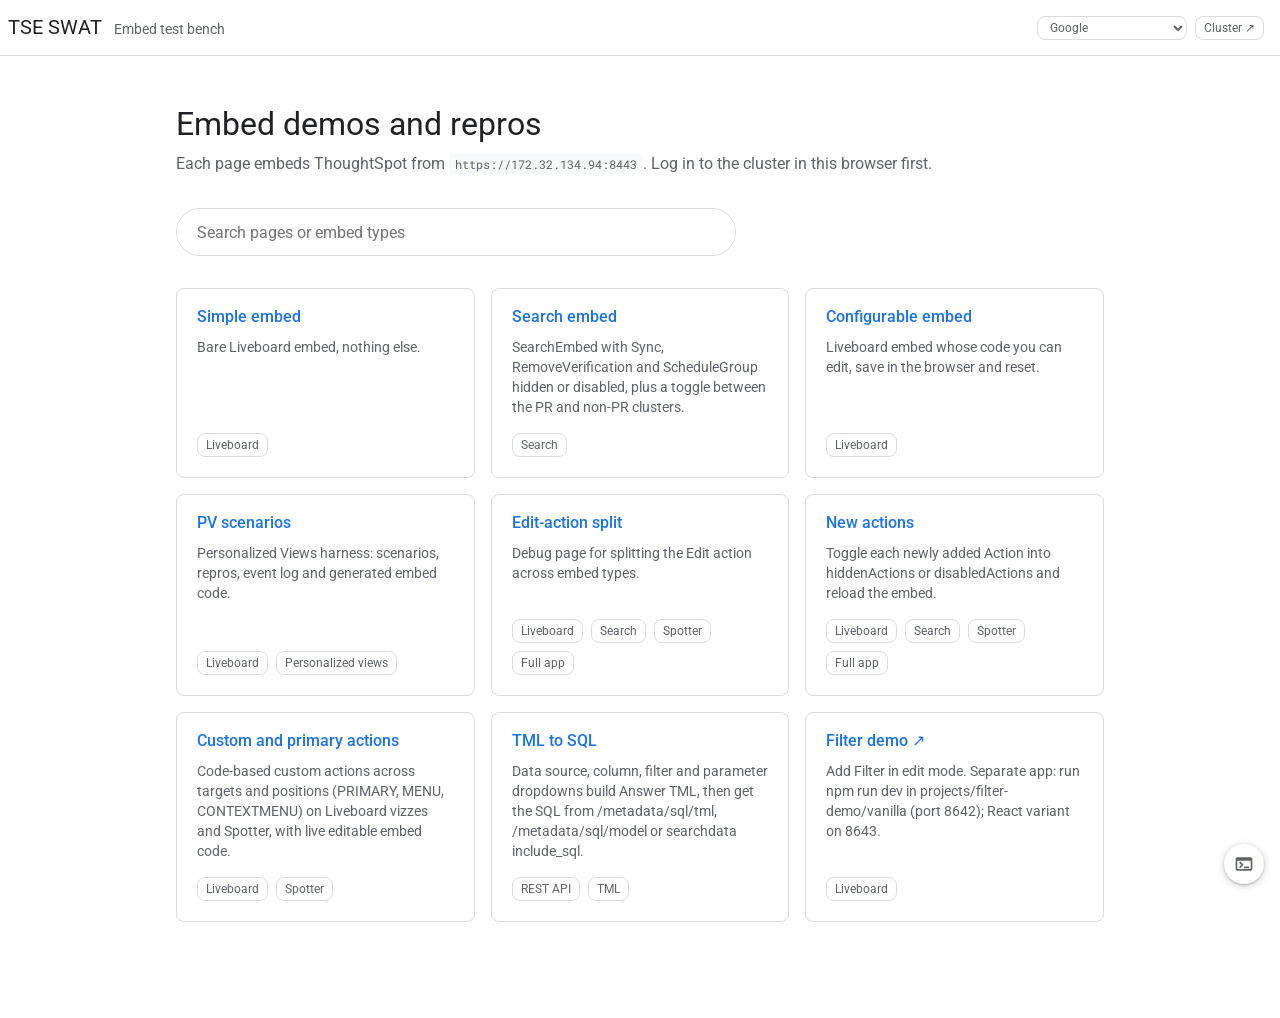
<file: index.html>
<!doctype html>
<html lang="en">
  <head>
    <meta charset="utf-8" />
    <meta name="viewport" content="width=device-width, initial-scale=1" />
    <title>TSE SWAT</title>
    <script type="module" crossorigin src="/assets/main-BFuO9Gbb.js"></script>
    <link rel="stylesheet" crossorigin href="/assets/page-chrome-fQRNd09V.css">
    <link rel="stylesheet" crossorigin href="/assets/main--2YXwSku.css">
  </head>
  <body>
    <div id="root"></div>
  </body>
</html>
</file>
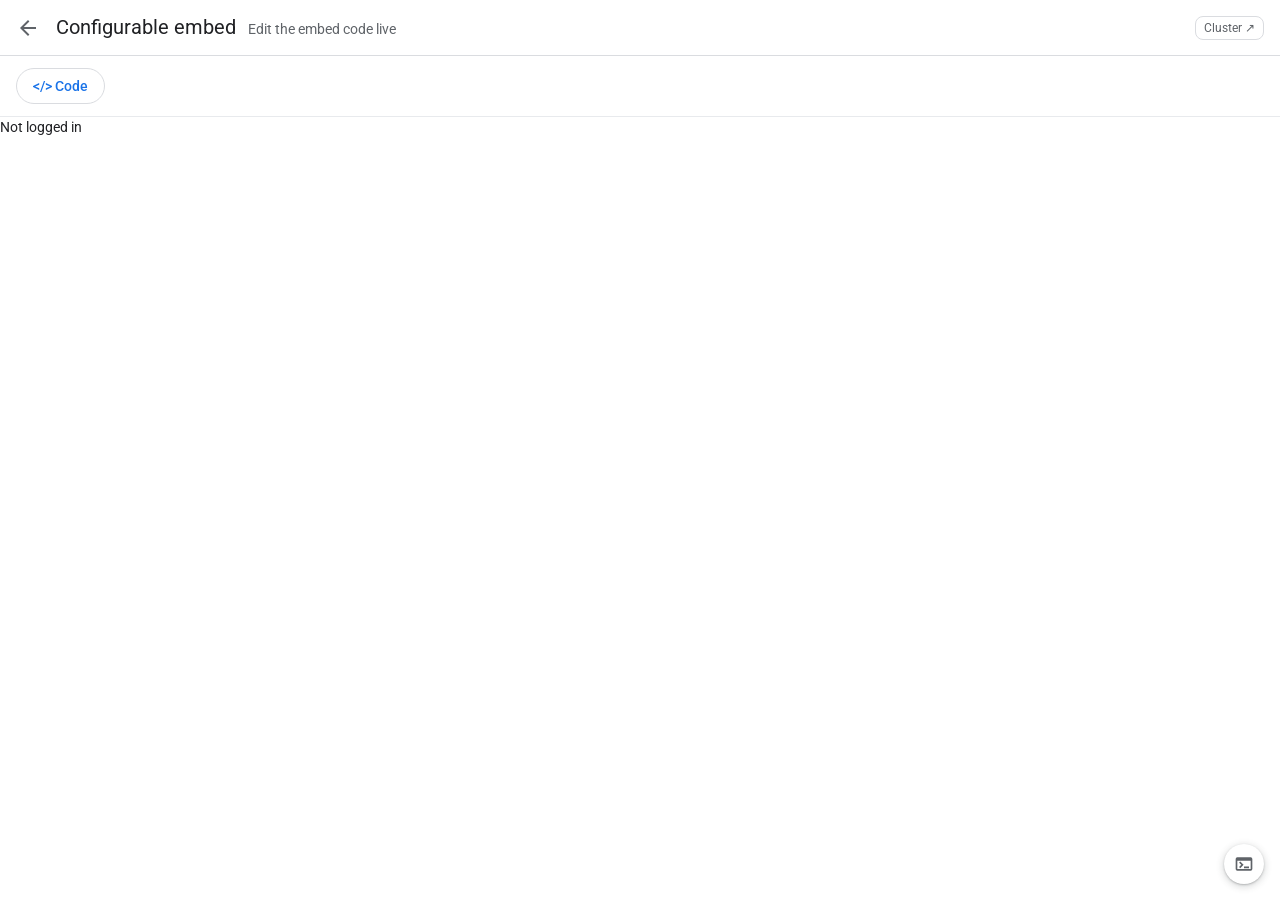
<file: projects/configurable-embed/index.html>
<!doctype html>
<html lang="en">
  <head>
    <meta charset="utf-8" />
    <meta name="viewport" content="width=device-width, initial-scale=1" />
    <title>Configurable embed · TSE SWAT</title>
    <script type="module" crossorigin src="/assets/configurable-embed-DabBr3N8.js"></script>
    <link rel="stylesheet" crossorigin href="/assets/page-chrome-fQRNd09V.css">
    <link rel="stylesheet" crossorigin href="/assets/code-editor-Dj_N_HSU.css">
  </head>
  <body>
    <div id="app"></div>
  </body>
</html>
</file>
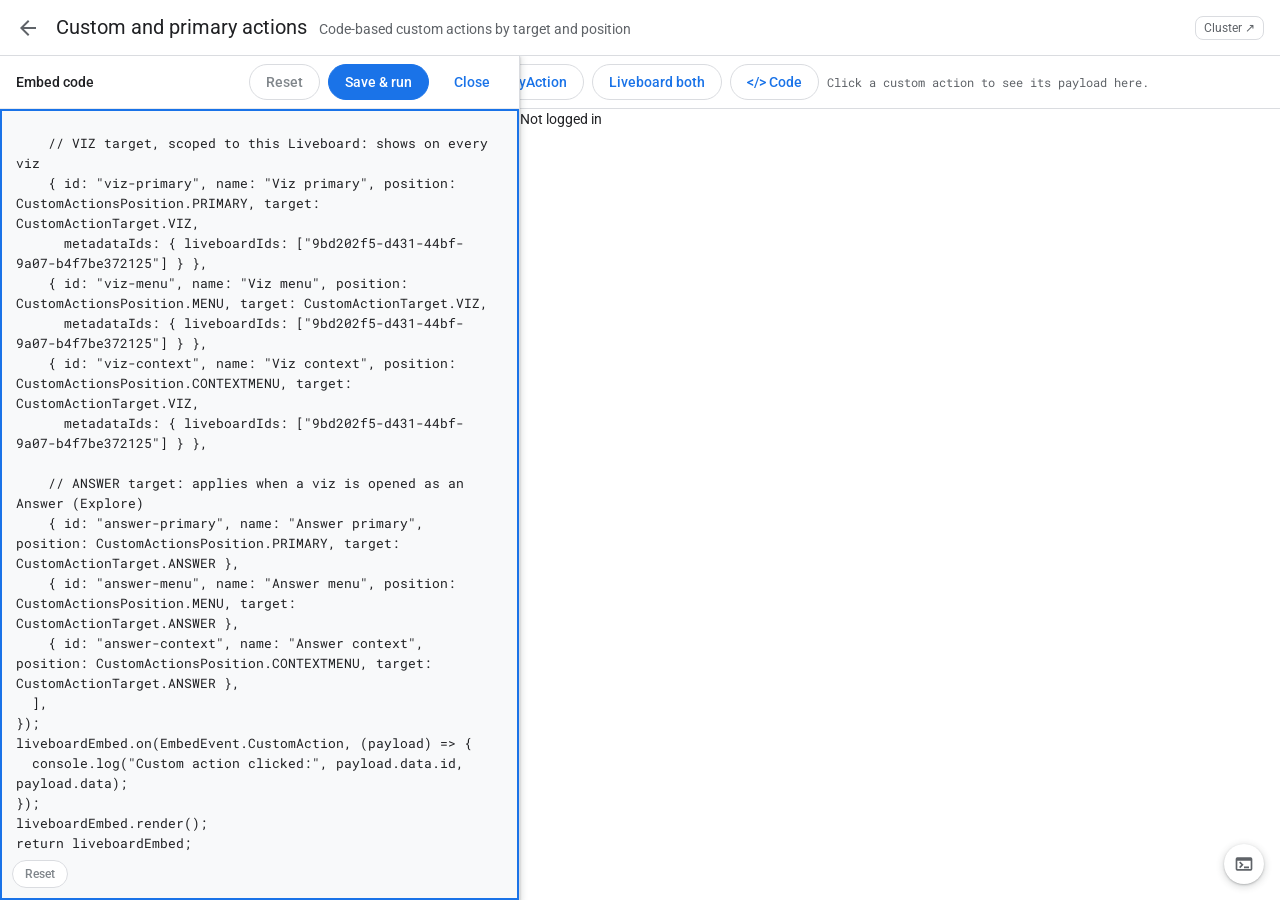
<file: projects/custom-and-primary-action/index.html>
<!doctype html>
<html lang="en">
  <head>
    <meta charset="utf-8" />
    <meta name="viewport" content="width=device-width, initial-scale=1" />
    <title>Custom and primary actions · TSE SWAT</title>
    <script type="module" crossorigin src="/assets/custom-and-primary-action-Bc7zwkYD.js"></script>
    <link rel="stylesheet" crossorigin href="/assets/page-chrome-fQRNd09V.css">
    <link rel="stylesheet" crossorigin href="/assets/code-editor-Dj_N_HSU.css">
    <link rel="stylesheet" crossorigin href="/assets/custom-and-primary-action-B2s7dvu5.css">
  </head>
  <body>
    <div id="app"></div>
  </body>
</html>
</file>
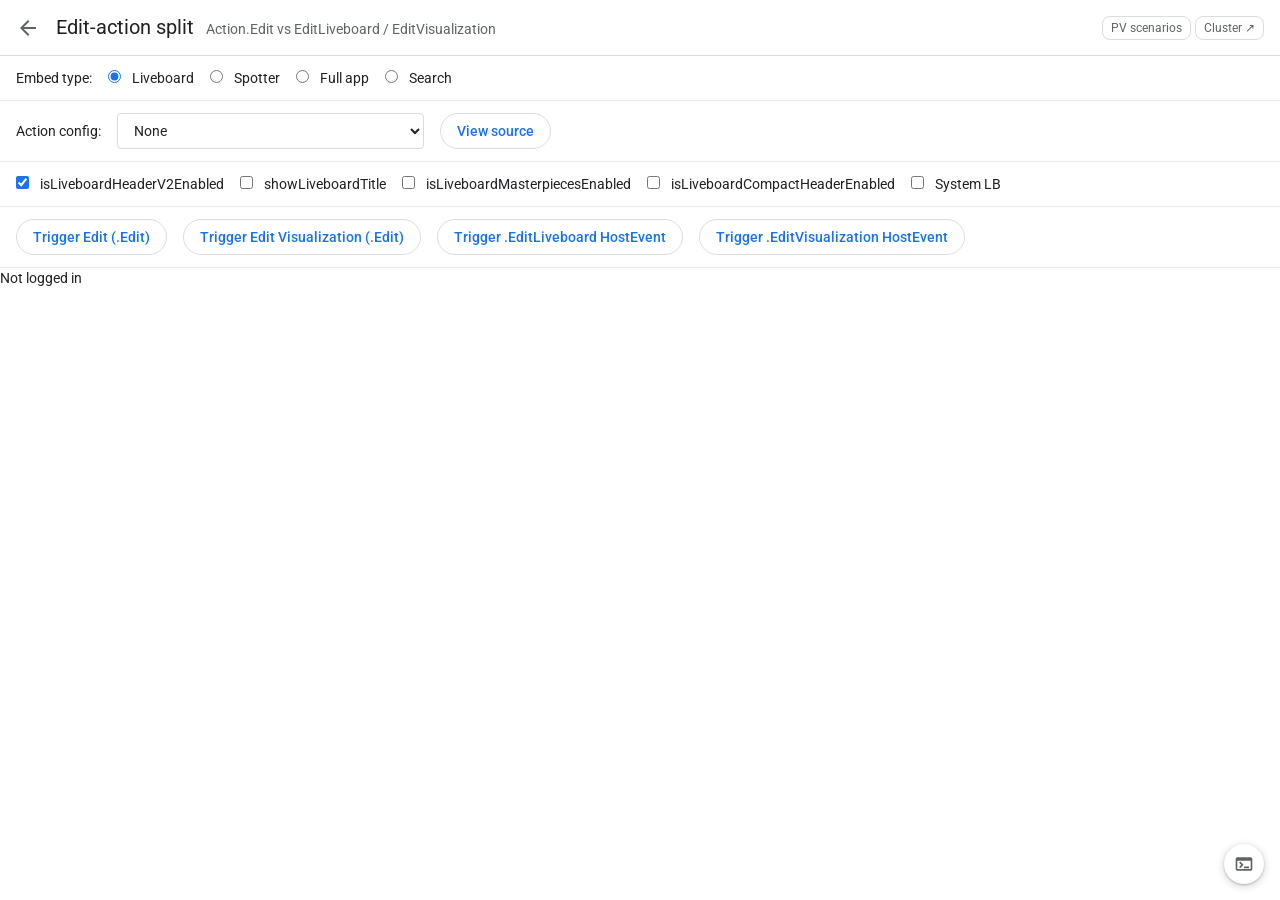
<file: projects/edit-action-split/index.html>
<!doctype html>
<html lang="en">
  <head>
    <meta charset="utf-8" />
    <meta name="viewport" content="width=device-width, initial-scale=1" />
    <title>Edit-action split · TSE SWAT</title>
    <script type="module" crossorigin src="/assets/edit-action-split-DxgIFRAp.js"></script>
    <link rel="stylesheet" crossorigin href="/assets/page-chrome-fQRNd09V.css">
  </head>
  <body>
    <div id="app"></div>
  </body>
</html>
</file>
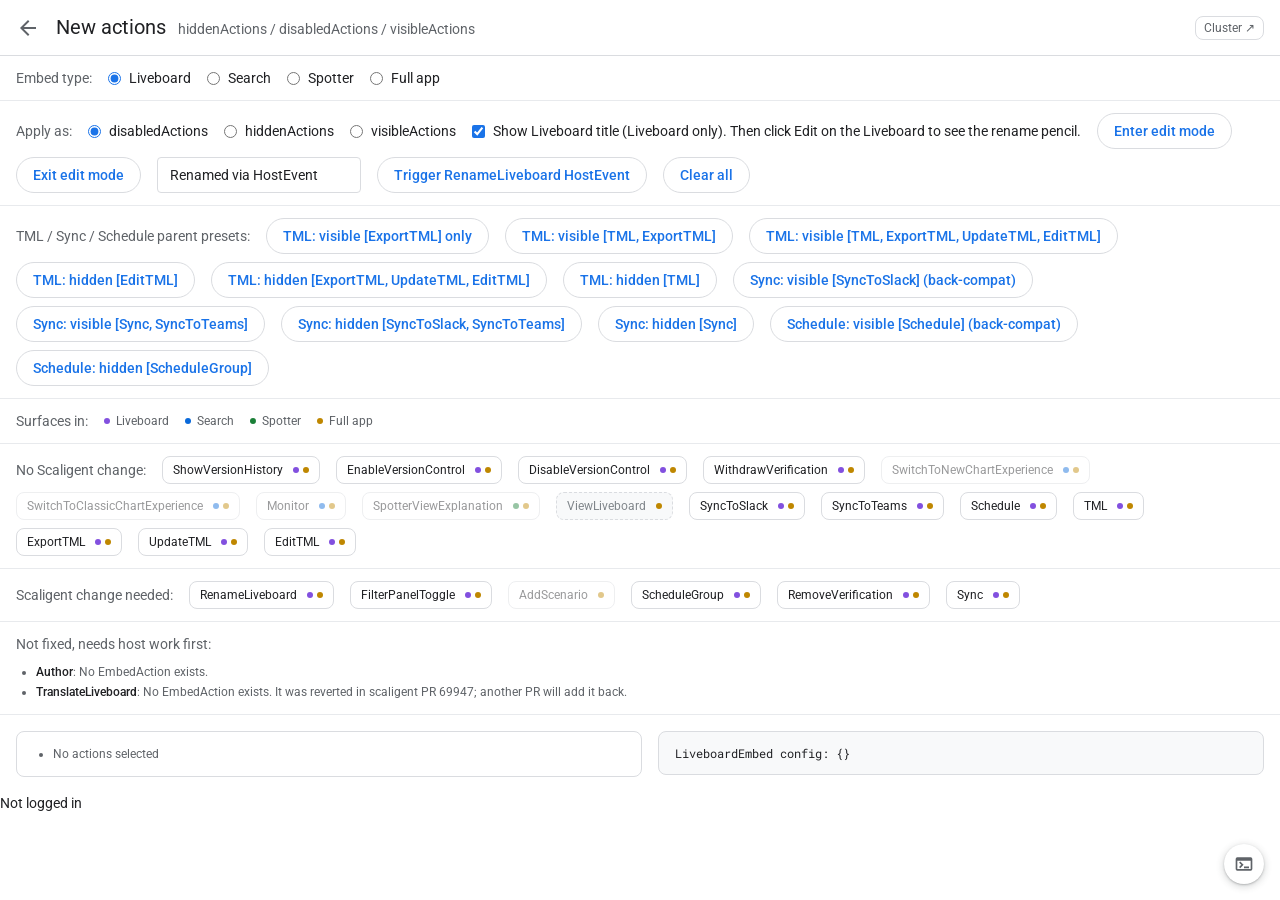
<file: projects/new-actions/index.html>
<!doctype html>
<html lang="en">
  <head>
    <meta charset="utf-8" />
    <meta name="viewport" content="width=device-width, initial-scale=1" />
    <title>New actions · TSE SWAT</title>
    <style>
      .bar {
        display: flex;
        flex-wrap: wrap;
        align-items: center;
        gap: 8px 16px;
        padding: 12px 16px;
        border-bottom: 1px solid var(--line-soft);
        color: var(--ink-2);
      }
      .bar label {
        display: inline-flex;
        align-items: center;
      }
      .dot {
        display: inline-block;
        width: 6px;
        height: 6px;
        border-radius: 50%;
      }
      .key {
        display: inline-flex;
        align-items: center;
        gap: 6px;
        font-size: 12px;
      }
      .bar button.action {
        gap: 4px;
        height: 28px;
        padding: 0 10px;
        border-radius: 8px;
        color: var(--ink);
        font-size: 12px;
        font-weight: 400;
      }
      .bar button.action .dot:first-of-type {
        margin-left: 6px;
      }
      .bar button.action.active {
        background: var(--blue-50);
        border-color: var(--blue-600);
        color: var(--blue-700);
        font-weight: 500;
      }
      .bar button.action:disabled {
        color: var(--ink-3);
        background: var(--surface-2);
        border-style: dashed;
      }
      #panel {
        display: flex;
        gap: 16px;
        align-items: flex-start;
        margin: 16px;
      }
      #locations {
        flex: 1;
        margin: 0;
        padding: 12px 16px 12px 36px;
        border: 1px solid var(--line);
        border-radius: 8px;
        font-size: 12px;
        line-height: 20px;
        color: var(--ink-2);
      }
      .scaligent-reason {
        margin-top: 2px;
        color: var(--yellow-700);
      }
      .bar.not-fixed {
        align-items: flex-start;
      }
      .bar.not-fixed ul {
        flex-basis: 100%;
        margin: 0;
        padding-left: 20px;
        font-size: 12px;
        line-height: 20px;
      }
      .bar.not-fixed strong {
        font-weight: 500;
        color: var(--ink);
      }
      #config {
        flex: 1;
      }
    </style>
    <script type="module" crossorigin src="/assets/new-actions-CPb3O_zv.js"></script>
    <link rel="stylesheet" crossorigin href="/assets/page-chrome-fQRNd09V.css">
  </head>
  <body>
    <div id="controls"></div>
    <div id="panel">
      <ul id="locations"></ul>
      <pre id="config"></pre>
    </div>
    <div id="app"></div>
  </body>
</html>
</file>
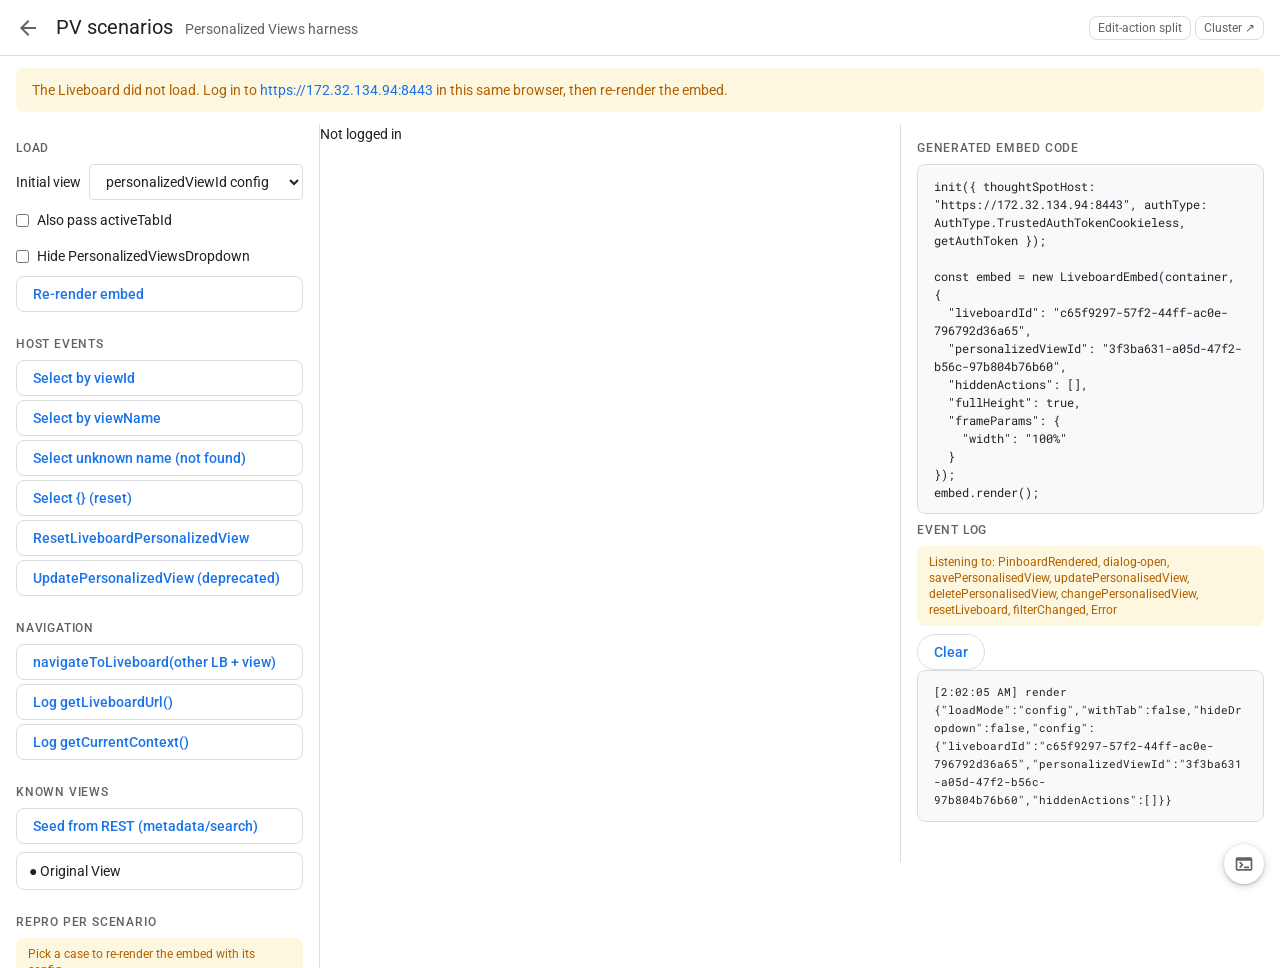
<file: projects/pv-scenarios/index.html>
<!doctype html>
<html lang="en">
  <head>
    <meta charset="utf-8" />
    <meta name="viewport" content="width=device-width, initial-scale=1" />
    <title>PV scenarios · TSE SWAT</title>
    <style>
      .pv-layout {
        display: flex;
        align-items: flex-start;
      }
      .pv-layout .full-liveboard {
        flex: 1;
        min-width: 0;
      }
      .pv-sidebar,
      .pv-code-panel {
        flex-shrink: 0;
        position: sticky;
        top: var(--appbar-h);
        max-height: calc(100vh - var(--appbar-h));
        overflow-y: auto;
        padding: 16px;
      }
      .pv-sidebar {
        width: 320px;
        border-right: 1px solid var(--line);
      }
      .pv-code-panel {
        width: 380px;
        border-left: 1px solid var(--line);
      }
      .pv-sidebar section,
      .pv-code-panel section {
        margin-bottom: 24px;
      }
      .pv-sidebar button,
      .pv-sidebar label {
        display: flex;
        width: 100%;
        margin: 4px 0;
      }
      .pv-sidebar button {
        justify-content: flex-start;
        border-radius: 8px;
      }
      .pv-sidebar label {
        align-items: center;
        min-height: 32px;
      }
      .pv-sidebar select {
        margin-left: 8px;
        flex: 1;
      }
      .pv-code {
        margin: 8px 0;
      }
      .pv-fetch-status {
        margin: 8px 0;
        font-size: 12px;
        color: var(--ink-2);
      }
      .pv-views,
      .pv-scenarios {
        list-style: none;
        padding: 0;
        margin: 8px 0;
        border: 1px solid var(--line);
        border-radius: 8px;
        overflow: hidden;
      }
      .pv-views li,
      .pv-scenarios li {
        padding: 8px 12px;
        border-bottom: 1px solid var(--line-soft);
      }
      .pv-views li:last-child,
      .pv-scenarios li:last-child {
        border-bottom: 0;
      }
      .pv-views li {
        cursor: pointer;
      }
      .pv-views li:hover {
        background: var(--surface-2);
      }
      .pv-repro-note {
        margin: 8px 0;
        padding: 8px 12px;
        border-radius: 8px;
        background: var(--yellow-50);
        color: var(--yellow-700);
        font-size: 12px;
        line-height: 16px;
      }
      .pv-scenarios li.fail {
        background: var(--red-50);
      }
      .pv-scenarios li.pass {
        background: var(--green-50);
      }
      .pv-scenario-detail {
        font-size: 11px;
        color: var(--ink-2);
        word-break: break-all;
      }
      .pv-log {
        max-height: 300px;
        overflow-y: auto;
        font-size: 11px;
      }
    </style>
    <script type="module" crossorigin src="/assets/pv-scenarios-_t_ftZo_.js"></script>
    <link rel="stylesheet" crossorigin href="/assets/page-chrome-fQRNd09V.css">
  </head>
  <body>
    <div id="app"></div>
  </body>
</html>
</file>
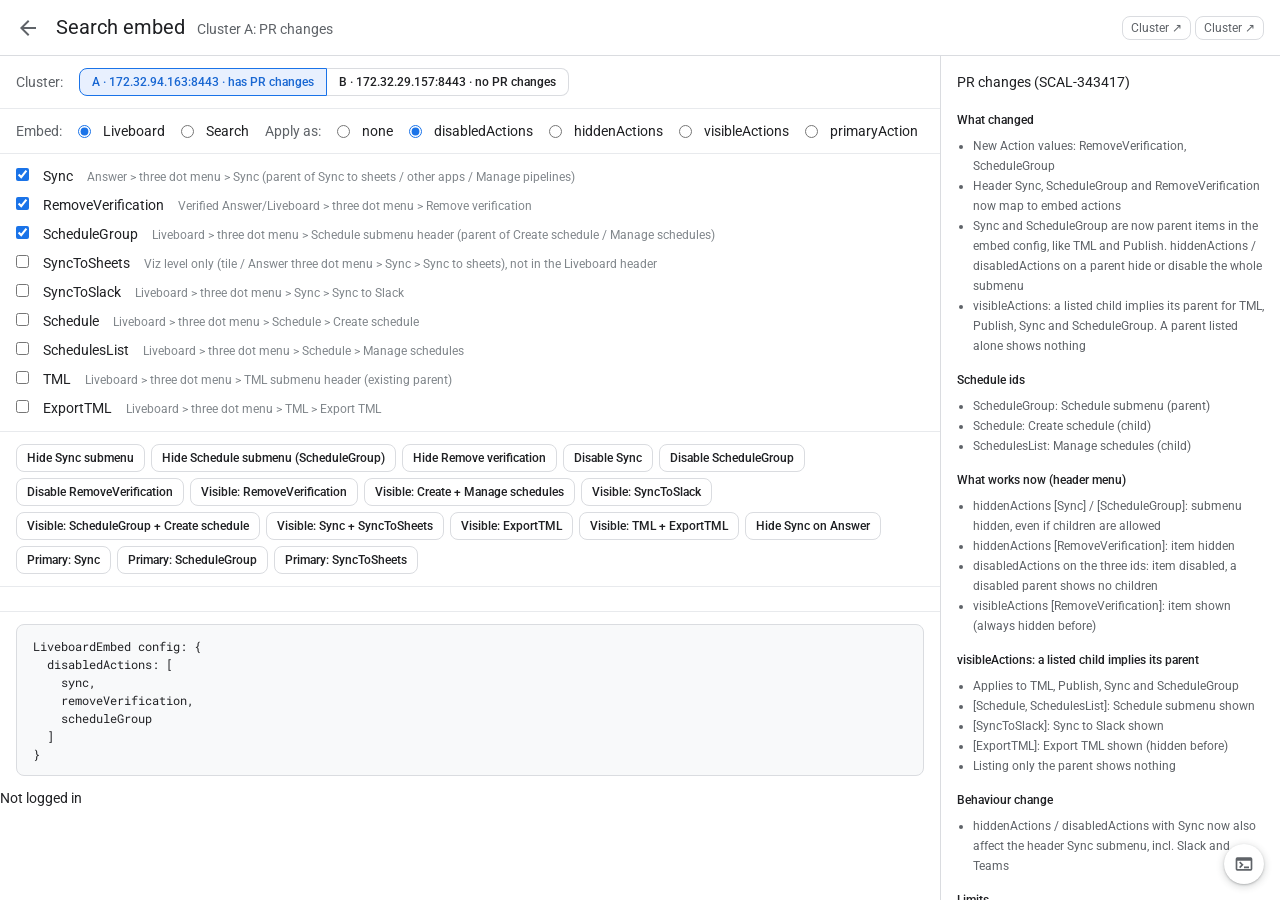
<file: projects/search-embed/index.html>
<!doctype html>
<html lang="en">
  <head>
    <meta charset="utf-8" />
    <meta name="viewport" content="width=device-width, initial-scale=1" />
    <title>Search embed · TSE SWAT</title>
    <style>
      .page-bar {
        color: var(--ink-2);
      }
      .page-bar label {
        display: inline-flex;
        align-items: center;
        gap: 4px;
      }
      .page-bar input[type="text"] {
        width: 300px;
      }
      #cluster-toggle {
        display: inline-flex;
      }
      #cluster-toggle button {
        height: 28px;
        padding: 0 12px;
        border: 1px solid var(--line);
        background: var(--surface);
        color: var(--ink);
        font-size: 12px;
        cursor: pointer;
      }
      #cluster-toggle button:first-child {
        border-radius: 8px 0 0 8px;
      }
      #cluster-toggle button:last-child {
        border-radius: 0 8px 8px 0;
        border-left: 0;
      }
      #cluster-toggle button.active {
        background: var(--blue-50);
        border-color: var(--blue-600);
        color: var(--blue-700);
        font-weight: 500;
      }
      #actions {
        flex-direction: column;
        align-items: flex-start;
        color: var(--ink-2);
      }
      #actions label {
        display: flex;
        align-items: baseline;
        gap: 6px;
      }
      .location {
        margin-left: 8px;
        font-size: 12px;
        color: var(--ink-3);
      }
      #presets {
        display: flex;
        flex-wrap: wrap;
        gap: 6px;
      }
      #presets button {
        height: 28px;
        padding: 0 10px;
        border: 1px solid var(--line);
        border-radius: 8px;
        background: var(--surface);
        color: var(--ink);
        font-size: 12px;
        cursor: pointer;
      }
      #expectation {
        color: var(--ink-3);
        font-size: 12px;
      }
      #layout {
        display: flex;
        align-items: flex-start;
      }
      #main-col {
        flex: 1;
        min-width: 0;
      }
      #pr-changes {
        width: 340px;
        flex-shrink: 0;
        padding: 12px 16px;
        border-left: 1px solid var(--line);
        background: var(--surface);
        color: var(--ink-2);
        font-size: 12px;
        max-height: calc(100vh - 56px);
        overflow-y: auto;
        position: sticky;
        top: 56px;
      }
      #pr-changes h2 {
        margin: 0 0 8px;
        font-size: 14px;
        color: var(--ink);
      }
      #pr-changes h3 {
        margin: 12px 0 4px;
        font-size: 12px;
        color: var(--ink);
      }
      #pr-changes ul {
        margin: 0;
        padding-left: 16px;
      }
      [hidden] {
        display: none !important;
      }
      #config {
        margin: 12px 16px;
      }
    </style>
    <script type="module" crossorigin src="/assets/search-embed-DUHwmxfV.js"></script>
    <link rel="stylesheet" crossorigin href="/assets/page-chrome-fQRNd09V.css">
  </head>
  <body>
    <div id="layout">
    <div id="main-col">
    <div class="page-bar" id="cluster-bar">Cluster: <span id="cluster-toggle"></span></div>
    <div class="page-bar" id="controls"></div>
    <div class="page-bar" id="actions"></div>
    <div class="page-bar" id="presets"></div>
    <div class="page-bar" id="expectation"></div>
    <pre id="config"></pre>
    <div id="app"></div>
    </div>
    <aside id="pr-changes"></aside>
    </div>
  </body>
</html>
</file>
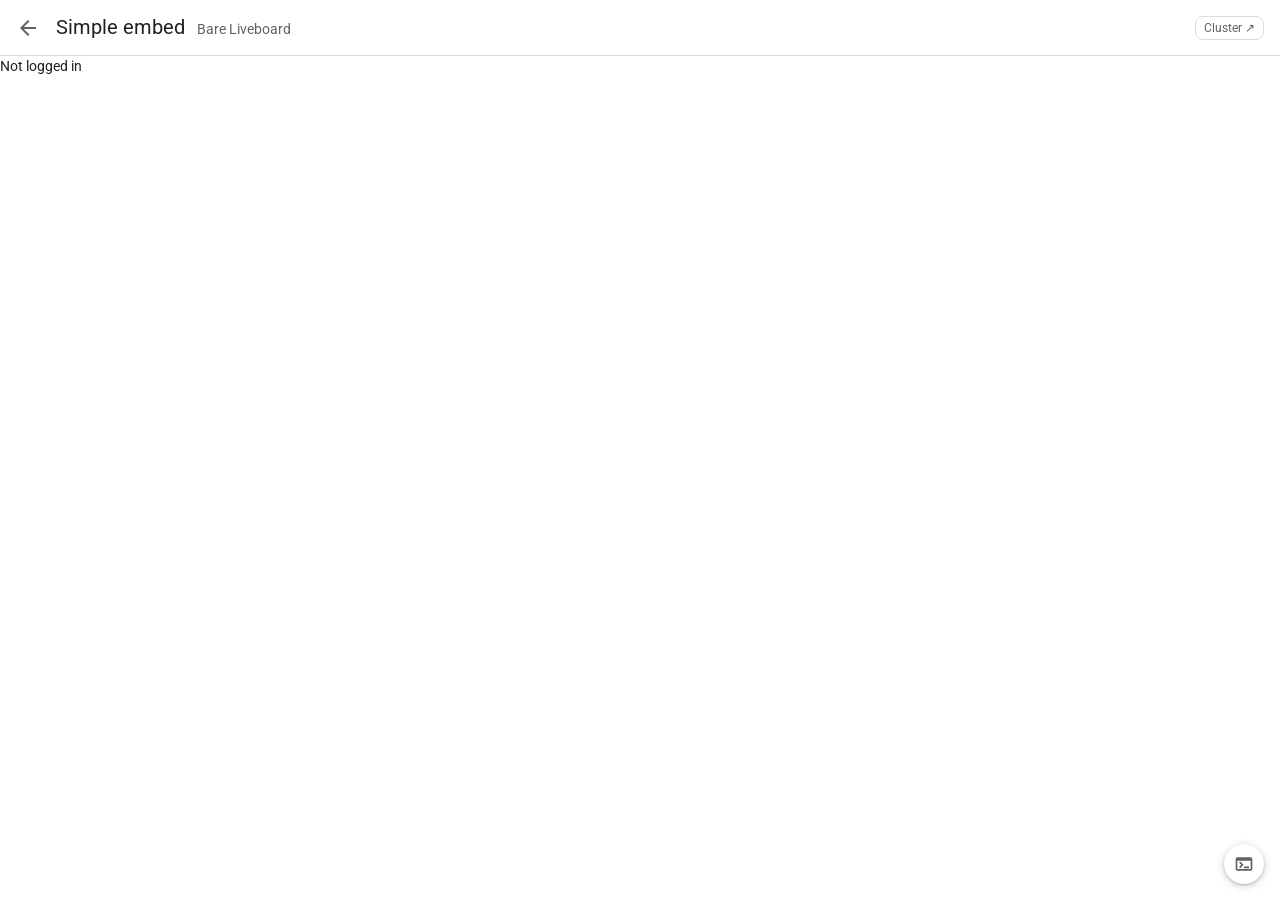
<file: projects/simple-embed/index.html>
<!doctype html>
<html lang="en">
  <head>
    <meta charset="utf-8" />
    <meta name="viewport" content="width=device-width, initial-scale=1" />
    <title>Simple embed · TSE SWAT</title>
    <script type="module" crossorigin src="/assets/simple-embed-CgGTkIZ2.js"></script>
    <link rel="stylesheet" crossorigin href="/assets/page-chrome-fQRNd09V.css">
  </head>
  <body>
    <div id="app"></div>
  </body>
</html>
</file>
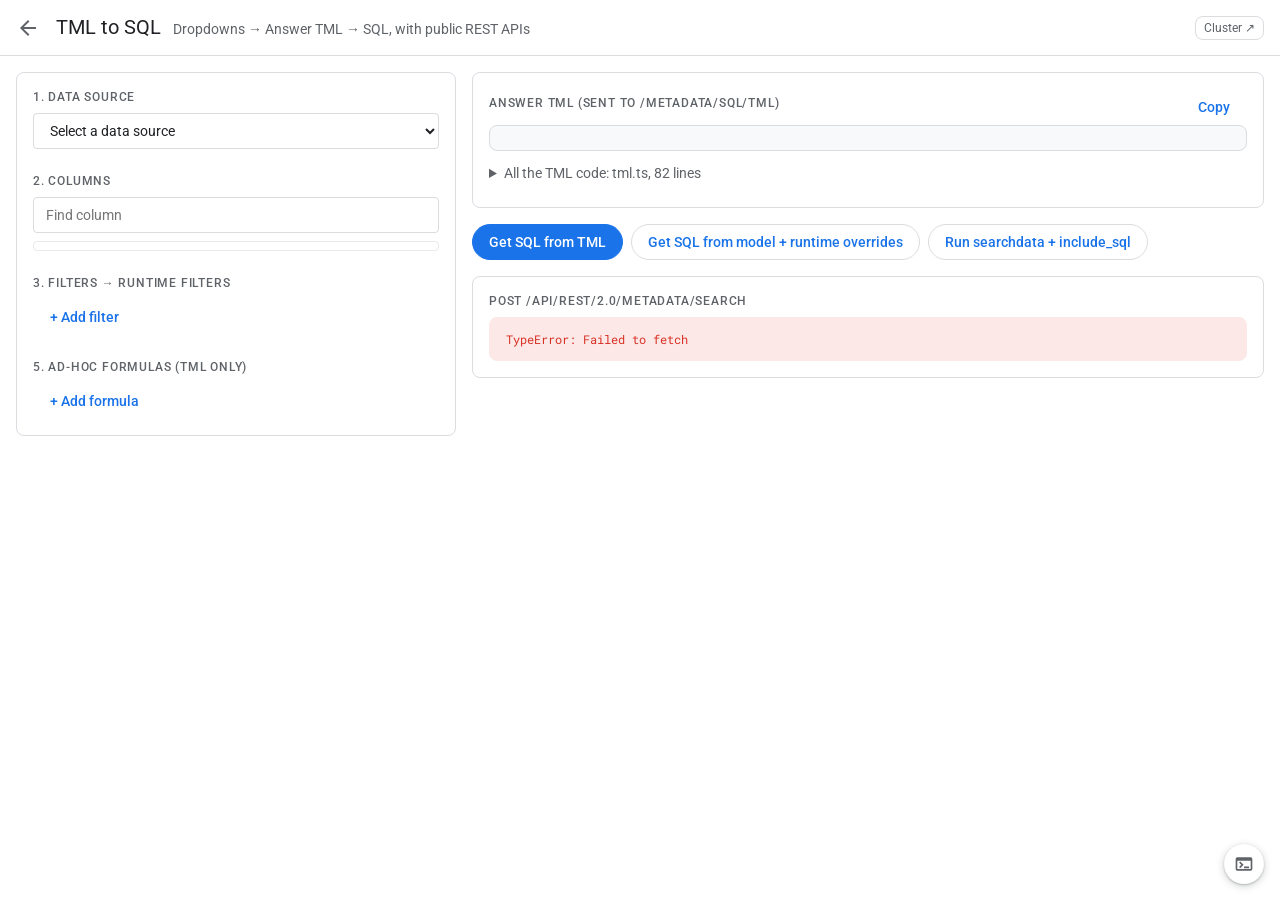
<file: projects/tml-to-sql/index.html>
<!doctype html>
<html lang="en">
  <head>
    <meta charset="utf-8" />
    <meta name="viewport" content="width=device-width, initial-scale=1" />
    <title>TML to SQL · TSE SWAT</title>
    <script type="module" crossorigin src="/assets/tml-to-sql-DTKU0GJh.js"></script>
    <link rel="stylesheet" crossorigin href="/assets/page-chrome-fQRNd09V.css">
    <link rel="stylesheet" crossorigin href="/assets/tml-to-sql-BLAjL7DN.css">
  </head>
  <body>
    <div id="app"></div>
  </body>
</html>
</file>
<file: assets/page-chrome-fQRNd09V.css>
@import"https://fonts.googleapis.com/css2?family=Roboto:wght@400;500&family=Roboto+Mono:wght@400;500&display=swap";:root{--blue-600: #1a73e8;--blue-700: #1967d2;--blue-50: #e8f0fe;--blue-hover: #f6fafe;--ink: #202124;--ink-2: #5f6368;--ink-3: #80868b;--line: #dadce0;--line-soft: #e8eaed;--surface: #fff;--surface-2: #f8f9fa;--red-600: #d93025;--red-50: #fce8e6;--yellow-700: #b06000;--yellow-50: #fef7e0;--green-700: #137333;--green-50: #e6f4ea;--font: "Google Sans", "Google Sans Text", Roboto, Arial, sans-serif;--font-mono: "Roboto Mono", ui-monospace, Menlo, monospace;--elev-1: 0 1px 2px rgba(60, 64, 67, .3), 0 1px 3px 1px rgba(60, 64, 67, .15);--elev-2: 0 1px 2px rgba(60, 64, 67, .3), 0 2px 6px 2px rgba(60, 64, 67, .15);--appbar-h: 56px}*,*:before,*:after{box-sizing:border-box}body{margin:0;background:var(--surface);color:var(--ink);font:400 14px/20px var(--font);-webkit-font-smoothing:antialiased}h1,h2,h3,h4{margin:0;font-family:var(--font);font-weight:400;color:var(--ink)}h1{font-size:32px;line-height:40px}h2{font-size:22px;line-height:28px}h3{font-size:16px;line-height:24px;font-weight:500}h4{font-size:12px;line-height:16px;font-weight:500;letter-spacing:.8px;text-transform:uppercase;color:var(--ink-2);margin:0 0 8px}a{color:var(--blue-600);text-decoration:none}a:hover{text-decoration:underline}:where(button){display:inline-flex;align-items:center;justify-content:center;gap:8px;height:36px;padding:0 16px;border:1px solid var(--line);border-radius:18px;background:var(--surface);color:var(--blue-600);font:500 14px/20px var(--font);cursor:pointer}:where(button):hover:not(:disabled){background:var(--blue-hover);border-color:#d2e3fc}:where(button):focus-visible{outline:2px solid var(--blue-600);outline-offset:2px}:where(button):disabled{color:var(--ink-3);cursor:default}:where(button).active,.btn-filled{background:var(--blue-600);border-color:var(--blue-600);color:var(--on-accent, #fff)}:where(button).active:hover:not(:disabled),.btn-filled:hover:not(:disabled){background:var(--blue-700);border-color:var(--blue-700)}.btn-text{border-color:transparent}:where(input[type=text],input:not([type]),input[type=search],select){height:36px;padding:0 12px;border:1px solid var(--line);border-radius:4px;background:var(--surface);color:var(--ink);font:400 14px/20px var(--font)}:where(input[type=text],input:not([type]),input[type=search],select):focus{outline:none;border-color:var(--blue-600);box-shadow:inset 0 0 0 1px var(--blue-600)}:where(input[type=checkbox],input[type=radio]){accent-color:var(--blue-600);margin:0 8px 0 0}:where(label){color:var(--ink)}:where(pre,code){font:400 12px/18px var(--font-mono)}:where(pre){margin:0;padding:12px 16px;background:var(--surface-2);border:1px solid var(--line);border-radius:8px;white-space:pre-wrap;word-break:break-word}:where(code):not(pre code){padding:2px 6px;background:var(--surface-2);border-radius:4px}.card{background:var(--surface);border:1px solid var(--line);border-radius:8px}.chip{display:inline-flex;align-items:center;height:24px;padding:0 8px;border:1px solid var(--line);border-radius:8px;color:var(--ink-2);font-size:12px;line-height:16px}.appbar{position:sticky;top:0;z-index:100;display:flex;align-items:center;gap:8px;height:var(--appbar-h);padding:0 16px 0 8px;background:var(--surface);border-bottom:1px solid var(--line)}.appbar-title{flex:1;min-width:0;display:flex;align-items:baseline;gap:12px;font:400 20px/24px var(--font);color:var(--ink);white-space:nowrap}.appbar-title small{overflow:hidden;text-overflow:ellipsis;font-size:14px;color:var(--ink-2)}.appbar-links{display:flex;align-items:center;gap:4px}.icon-btn{display:inline-flex;align-items:center;justify-content:center;width:40px;height:40px;padding:0;border:0;border-radius:50%;background:transparent;color:var(--ink-2);cursor:pointer}.icon-btn:hover:not(:disabled){background:#3c404314;text-decoration:none}.icon-btn svg{width:24px;height:24px;fill:currentColor}.page-bar{display:flex;flex-wrap:wrap;align-items:center;gap:8px 16px;padding:12px 16px;border-bottom:1px solid var(--line-soft)}.page-note{margin:12px 16px;padding:12px 16px;border-radius:8px;background:var(--yellow-50);color:var(--yellow-700)}.page-note[hidden]{display:none}.full-liveboard{width:100%}:root[data-theme=steam]{--blue-600: #66c0f4;--blue-700: #8ccff7;--blue-50: #2a475e;--blue-hover: #2a475e;--on-accent: #1b2838;--ink: #c7d5e0;--ink-2: #8f98a0;--ink-3: #67707b;--line: #3d4b5c;--line-soft: #2a3547;--surface: #1b2838;--surface-2: #16202d;--red-600: #ff6b5e;--red-50: #4a2323;--yellow-700: #f2c14e;--yellow-50: #3d3418;--green-700: #a4d007;--green-50: #26360f;--font: "Motiva Sans", Arial, Helvetica, sans-serif;--elev-1: 0 0 12px rgba(0, 0, 0, .5);--elev-2: 0 0 16px rgba(0, 0, 0, .6);color-scheme:dark}:root[data-theme=steam] .appbar{background:#171a21}:root[data-theme=steam] .icon-btn:hover:not(:disabled){background:#ffffff14}@font-face{font-family:Optimo-Plain;src:url(/assets/Plain-Light-Ce-w8hLW.otf) format("opentype");font-weight:400;font-display:swap}@font-face{font-family:Optimo-Plain;src:url(/assets/Plain-Regular-BgoJtdkC.otf) format("opentype");font-weight:600;font-display:swap}@font-face{font-family:Optimo-Plain;src:url(/assets/Plain-Medium-X0BN45P4.otf) format("opentype");font-weight:700;font-display:swap}@font-face{font-family:BB-Roller-Regular;src:url(/assets/BB-Roller-Mono-Regular-DGQXTePd.otf) format("opentype");font-weight:400;font-display:swap}:root[data-theme=radiant]{--blue-600: #2770ef;--blue-700: #2359b6;--blue-50: #dee8fa;--blue-hover: rgba(192, 198, 207, .12);--ink: #1d232f;--ink-2: #777e8b;--ink-3: #a5acb9;--line: #c0c6cf;--line-soft: #eaedf2;--surface: #fff;--surface-2: #f6f8fa;--red-600: #e22b3d;--red-50: #ffebec;--yellow-700: #785f1a;--yellow-50: #fff8e5;--green-700: #049160;--green-50: #e0f8ef;--font: Optimo-Plain, "helvetica neue", helvetica, arial, sans-serif;--font-mono: BB-Roller-Regular, courier, monospace;--elev-1: 0 0 4px rgba(25, 35, 49, .1), 0 2px 4px rgba(25, 35, 49, .04);--elev-2: 0 0 4px rgba(25, 35, 49, .08), 0 12px 24px rgba(25, 35, 49, .12)}:root[data-theme=radiant] body{background:var(--surface-2);font-variant-ligatures:none}:root[data-theme=radiant] :is(.appbar,.card,.page-bar){border-color:var(--line-soft)}:root[data-theme=radiant] :is(h3,h4){font-weight:600}:root[data-theme=radiant] :where(button:not([class*=ec-])){min-width:80px;height:auto;padding:6px 16px;border:0;border-radius:100vh;background:#eaedf2;color:var(--ink);font-weight:400}:root[data-theme=radiant] :where(button:not([class*=ec-])):hover:not(:disabled){background:#dbdfe7}:root[data-theme=radiant] :where(button:not([class*=ec-])):active:not(:disabled){background:#c0c6cf}:root[data-theme=radiant] :where(button:not([class*=ec-])):focus-visible{outline:2px solid #71a1f4;outline-offset:-2px}:root[data-theme=radiant] :where(button:not([class*=ec-])):disabled{opacity:.4;color:var(--ink);cursor:not-allowed}:root[data-theme=radiant] :where(button:not([class*=ec-])).active,:root[data-theme=radiant] .btn-filled{background:#2770ef;color:#fff}:root[data-theme=radiant] :where(button:not([class*=ec-])).active:hover:not(:disabled),:root[data-theme=radiant] .btn-filled:hover:not(:disabled){background:#2359b6}:root[data-theme=radiant] :where(button:not([class*=ec-])).active:active:not(:disabled),:root[data-theme=radiant] .btn-filled:active:not(:disabled){background:#163772}:root[data-theme=radiant] .btn-text{min-width:0;padding:6px 4px;border-radius:6px;background:transparent;color:#2770ef}:root[data-theme=radiant] .btn-text:hover:not(:disabled){background:#c0c6cf1f}:root[data-theme=radiant] .btn-text:active:not(:disabled){background:#71a1f41f}:root[data-theme=radiant] :where(input,select,textarea):focus{border-color:#71a1f4;box-shadow:inset 0 0 0 1px #71a1f4}:root[data-theme=radiant] .home-search{border-radius:8px}:root[data-theme=minimal]{--blue-600: #0000ee;--blue-700: #551a8b;--blue-50: #fff;--blue-hover: #fff;--on-accent: #000;--ink: #000;--ink-2: #000;--ink-3: #444;--line: #000;--line-soft: #000;--surface: #fff;--surface-2: #fff;--red-600: #c00;--red-50: #fff;--yellow-700: #000;--yellow-50: #fff;--green-700: #000;--green-50: #fff;--font: "Times New Roman", Times, serif;--font-mono: monospace}:root[data-theme=minimal] body{font-size:16px;line-height:1.4}:root[data-theme=minimal] *,:root[data-theme=minimal] *:before,:root[data-theme=minimal] *:after{border-radius:0!important;box-shadow:none!important;transition:none!important}:root[data-theme=minimal] :is(button,input,select):not([class*=ec-],.home-search){all:revert}:root[data-theme=minimal] a:visited{color:var(--blue-700)}
</file>
<file: assets/main--2YXwSku.css>
.home{max-width:960px;margin:0 auto;padding:48px 16px 96px}.home-sub{margin:8px 0 32px;color:var(--ink-2);font-size:16px;line-height:24px}.home-search{width:100%;max-width:560px;height:48px;padding:0 20px;border-radius:24px;font-size:16px}.home-search:hover{box-shadow:var(--elev-1);border-color:transparent}.home-grid{display:grid;grid-template-columns:repeat(auto-fill,minmax(280px,1fr));gap:16px;margin:32px 0 0;padding:0;list-style:none}.project{display:flex;flex-direction:column;gap:8px;height:100%;padding:16px 20px 20px;color:var(--ink);transition:box-shadow .15s,border-color .15s}.project:hover{text-decoration:none;border-color:transparent;box-shadow:var(--elev-1)}.project h3{color:var(--blue-600)}.project p{flex:1;margin:0;color:var(--ink-2)}.project-tags{display:flex;flex-wrap:wrap;gap:8px;margin-top:8px}.home-empty{margin-top:32px;color:var(--ink-2)}.theme-select{width:auto;height:24px;margin-right:4px;padding:0 4px 0 8px;border-radius:8px;color:var(--ink-2);font-size:12px;line-height:16px}
</file>
<file: assets/code-editor-Dj_N_HSU.css>
.code-editor{position:fixed;z-index:50;top:var(--appbar-h);bottom:0;left:0;display:flex;flex-direction:column;width:min(520px,100vw);border-right:1px solid var(--line);background:var(--surface-2);box-shadow:var(--elev-2);transform:translate(-100%);visibility:hidden;transition:transform .2s ease,visibility .2s}.code-editor.open{transform:none;visibility:visible}.code-editor-header{display:flex;align-items:center;gap:8px;padding:8px 12px 8px 16px;border-bottom:1px solid var(--line-soft);background:var(--surface)}.code-editor-header strong{flex:1;font:500 14px/20px var(--font)}.code-editor-body{position:relative;flex:1;min-height:0}.code-editor textarea{display:block;box-sizing:border-box;width:100%;height:100%;padding:12px 16px 48px;border:0;resize:none;tab-size:2;background:transparent;color:var(--ink);font:400 13px/20px var(--font-mono)}.code-editor textarea:focus{outline:2px solid var(--blue-600);outline-offset:-2px}.code-editor-corner{position:absolute;left:12px;bottom:12px;height:28px;padding:0 12px;border-radius:14px;background:var(--surface);font-size:12px}.code-editor-error{margin:0;max-height:30%;overflow:auto;padding:12px 16px;background:var(--red-50);color:var(--red-600);font:400 13px/20px var(--font-mono);white-space:pre-wrap}.code-editor-error[hidden]{display:none}.code-editor-modified{margin-left:8px;padding:0 8px;border-radius:10px;background:var(--yellow-50);color:var(--yellow-700);font:500 12px/20px var(--font)}.code-editor-modified[hidden]{display:none}.code-editor-offset{transition:margin-left .2s ease}body.code-open .code-editor-offset{margin-left:min(520px,100vw)}
</file>
<file: assets/custom-and-primary-action-B2s7dvu5.css>
.ca-layout{display:flex;flex-direction:column;height:calc(100vh - var(--appbar-h))}.ca-tabs{display:flex;align-items:center;gap:8px;padding:8px 16px;border-bottom:1px solid var(--line)}.ca-tabs button[aria-pressed=true]{background:var(--blue-50);color:var(--blue-700)}.ca-last{flex:1;overflow:hidden;text-overflow:ellipsis;white-space:nowrap;color:var(--ink-2);font:400 12px/20px var(--font-mono)}.ca-stage{position:relative;flex:1;min-height:0;overflow:auto}.ca-stage>div{height:100%}
</file>
<file: assets/tml-to-sql-BLAjL7DN.css>
.t2s{display:grid;grid-template-columns:minmax(320px,440px) minmax(0,1fr);gap:16px;padding:16px;align-items:start}@media (max-width: 900px){.t2s{grid-template-columns:minmax(0,1fr)}}.t2s .card{padding:16px}.t2s section+section{margin-top:24px}.t2s section[hidden]{display:none}.t2s select,.t2s input[type=search]{width:100%}.col-list{max-height:280px;overflow:auto;margin-top:8px;padding:4px 8px;border:1px solid var(--line-soft);border-radius:4px}.col-list label{display:flex;align-items:center;gap:4px;padding:4px 0}.col-list .chip{margin-left:auto;height:20px}.t2s .row{display:flex;align-items:center;gap:8px;margin:8px 0}.t2s .row select,.t2s .row input{flex:1;min-width:0}.t2s .row .op{flex:0 0 130px}.t2s .row .icon-btn{flex:0 0 auto;width:32px;height:32px}.t2s .actions{display:flex;flex-wrap:wrap;gap:8px;margin:16px 0}.result-head{display:flex;align-items:center;justify-content:space-between;gap:8px}.t2s pre.tml,.t2s pre.source{max-height:360px;overflow:auto}.t2s details summary{margin:12px 0 8px;color:var(--ink-2);cursor:pointer}.t2s .result h4:not(:first-child){margin-top:16px}.t2s pre.error{background:var(--red-50);border-color:var(--red-50);color:var(--red-600)}.t2s .muted{color:var(--ink-3)}.data-table{max-height:400px;overflow:auto;border:1px solid var(--line);border-radius:8px}.data-table table{width:100%;border-collapse:collapse}.data-table th,.data-table td{padding:6px 12px;border-bottom:1px solid var(--line-soft);text-align:left;white-space:nowrap}.data-table th{position:sticky;top:0;background:var(--surface-2);font-weight:500}.col-list .chip.param{margin-left:auto;border-color:var(--blue-50);background:var(--blue-50);color:var(--blue-700)}.col-list .chip.param+.chip{margin-left:4px}.t2s .hint{margin:-4px 0 8px;color:var(--yellow-700);font-size:12px}.t2s .note{margin:8px 0;padding:8px 12px;border-radius:8px;background:var(--yellow-50);color:var(--yellow-700)}.t2s .formula{margin:8px 0 12px}.t2s textarea{width:100%;padding:8px 12px;border:1px solid var(--line);border-radius:4px;background:var(--surface);color:var(--ink);font:400 12px/18px var(--font-mono);resize:vertical}.t2s .value-chips{display:flex;flex-wrap:wrap;gap:4px;margin:-4px 0 8px}.t2s .value-chips .chip{height:24px;padding:0 8px;border-radius:8px;cursor:pointer}
</file>
